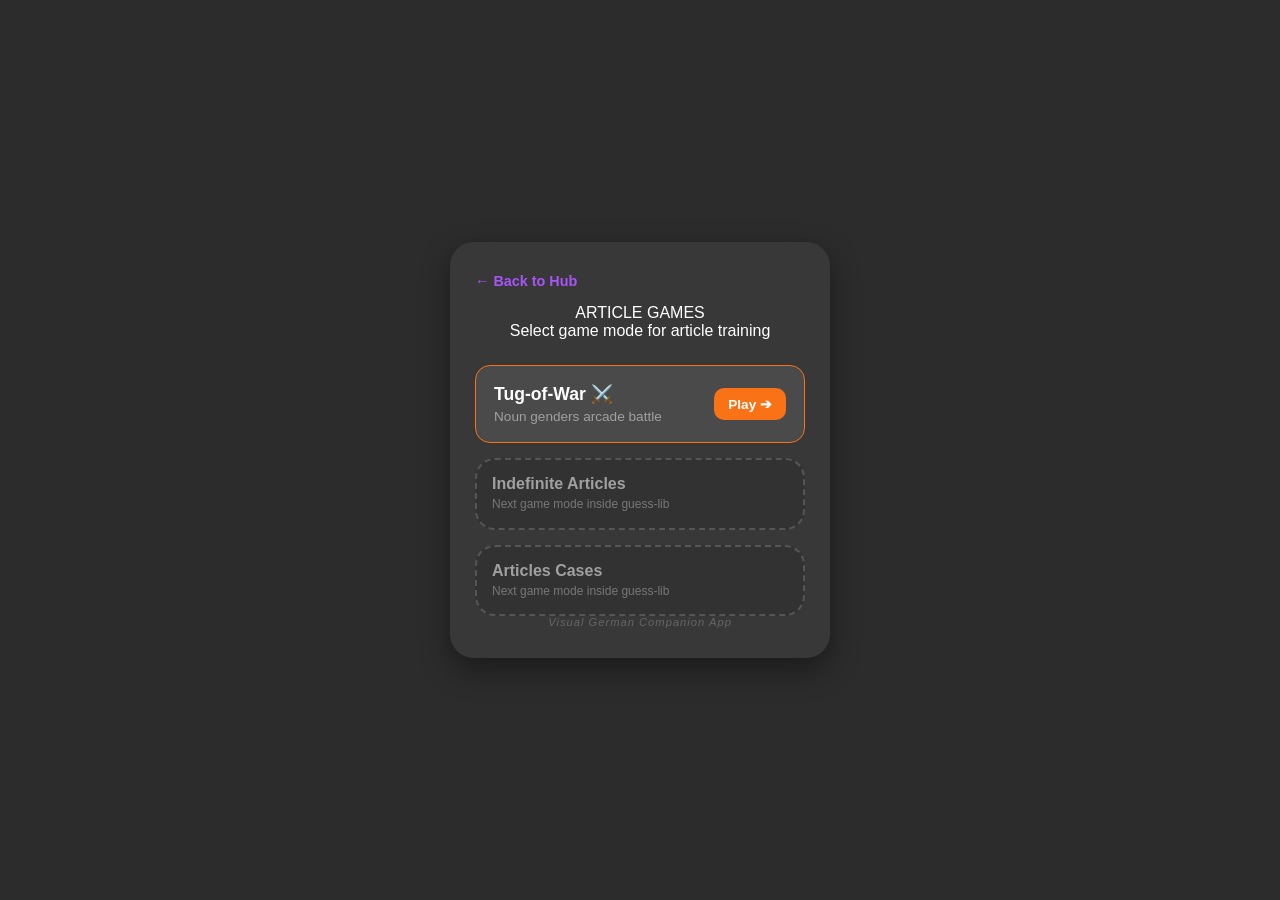
<file: guess-lib.html>
<!DOCTYPE html>
<html lang="de">
<head>
    <!-- Google tag (gtag.js) -->
    <script async src="https://www.googletagmanager.com/gtag/js?id=G-ZS6B48F50R"></script>
    <script>
      window.dataLayer = window.dataLayer || [];
      function gtag(){dataLayer.push(arguments);}
      gtag('js', new Date());

      gtag('config', 'G-ZS6B48F50R');
    </script>
    <meta charset="UTF-8">
    <meta name="viewport" content="width=device-width, initial-scale=1.0">
    <meta name="theme-color" content="#2c2c2c">
    <title>Guess the Article - Library</title>
    <link rel="stylesheet" href="style.css">
</head>
<body>

<div class="hub-container">
    <div style="text-align: left;">
        <a href="index.html" class="back-link">← Back to Hub</a>
    </div>

    <div class="header" style="text-align: center;">
        <div class="logo-placeholder">ARTICLE GAMES</div>
        <p class="sub-description">Select game mode for article training</p>
    </div>

    <div class="topics-grid">
        <!-- Game 1: Tug of War -->
        <a href="guess-article.html?topic=Tug-of-War" class="topic-card" style="border-color: var(--pastel-orange);">
            <div class="topic-info">
                <h3>Tug-of-War ⚔️</h3>
                <p>Noun genders arcade battle</p>
            </div>
            <div class="start-btn-badge">Play ➔</div>
        </a>

        <!-- Placeholder 1 for future games -->
        <div class="future-module" style="text-align: left; padding: 15px;">
            <div class="future-title" style="font-size: 1rem;">Indefinite Articles</div>
            <div class="future-subtitle">Next game mode inside guess-lib</div>
        </div>

        <!-- Placeholder 2 for future games -->
        <div class="future-module" style="text-align: left; padding: 15px;">
            <div class="future-title" style="font-size: 1rem;">Articles Cases</div>
            <div class="future-subtitle">Next game mode inside guess-lib</div>
        </div>
    </div>

    <div class="stealth-footer">Visual German Companion App</div>
</div>

</body>
</html>
</file>
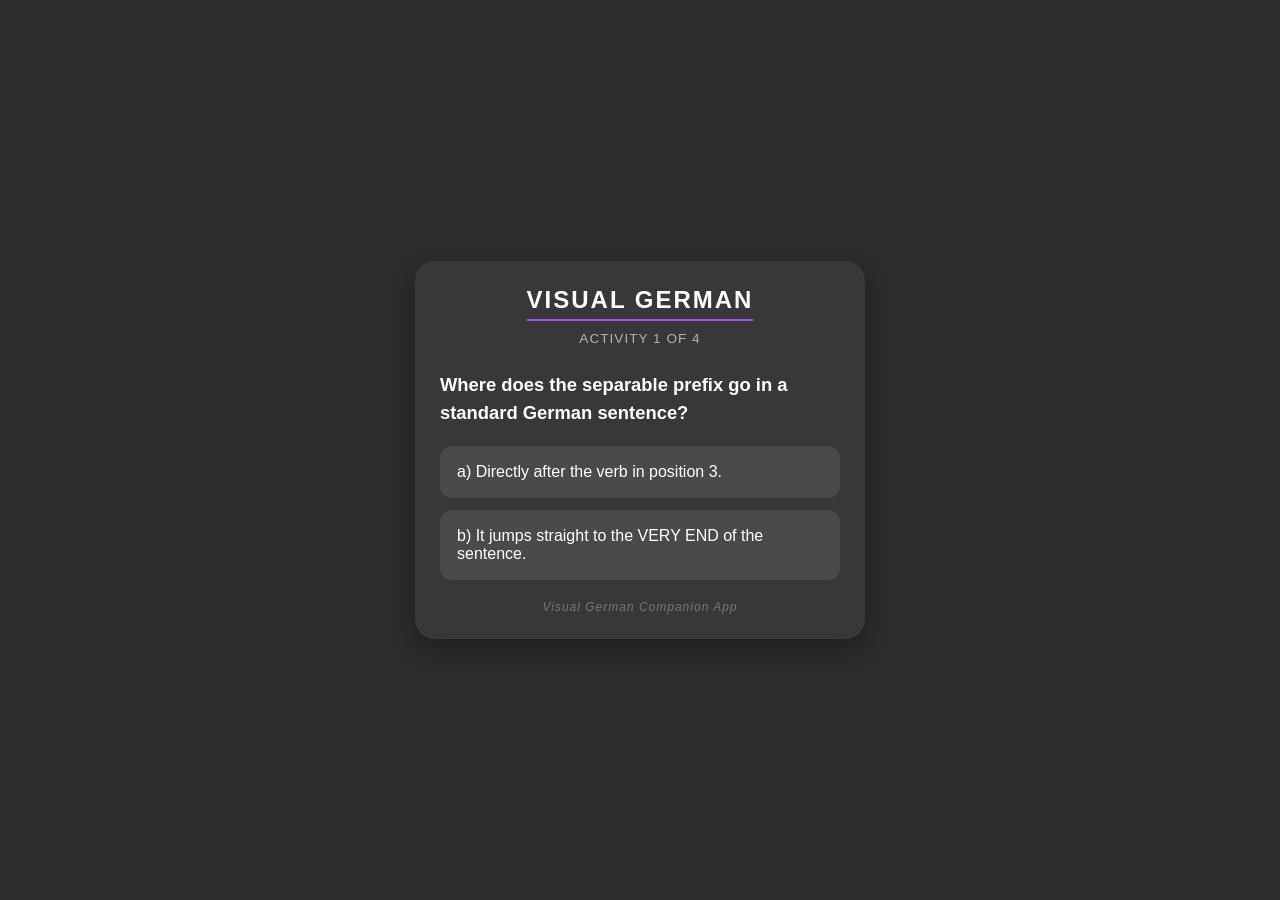
<file: quiz.html>
<!DOCTYPE html>
<html lang="de">
<head>
    <!-- Google tag (gtag.js) -->
<script async src="https://www.googletagmanager.com/gtag/js?id=G-ZS6B48F50R"></script>
<script>
  window.dataLayer = window.dataLayer || [];
  function gtag(){dataLayer.push(arguments);}
  gtag('js', new Date());

  gtag('config', 'G-ZS6B48F50R');
</script>
    <meta charset="UTF-8">
    <meta name="viewport" content="width=device-width, initial-scale=1.0">
    <title>Visual German - Interactive Quiz</title>
    <style>
        :root {
            --bg-color: #2c2c2c;
            --card-bg: #383838;
            --accent-purple: #a855f7;
            --pastel-orange: #f97316;
            --text-white: #ffffff;
            --text-gray: #b3b3b3;
            --correct-green: #22c55e;
            --incorrect-red: #ef4444;
        }

        * {
            box-sizing: border-box;
            margin: 0;
            padding: 0;
            font-family: 'Segoe UI', Tahoma, Geneva, Verdana, sans-serif;
            -webkit-user-select: none;
            user-select: none;
        }

        body {
            background-color: var(--bg-color);
            color: var(--text-white);
            display: flex;
            justify-content: center;
            align-items: center;
            min-height: 100vh;
            padding: 15px;
        }

        .quiz-container {
            width: 100%;
            max-width: 450px;
            background: var(--card-bg);
            border-radius: 20px;
            padding: 25px;
            box-shadow: 0 10px 25px rgba(0,0,0,0.3);
            position: relative;
            overflow: hidden;
        }

        .header {
            text-align: center;
            margin-bottom: 25px;
        }

        .logo-placeholder {
            font-weight: 800;
            font-size: 1.5rem;
            letter-spacing: 2px;
            color: var(--text-white);
            border-bottom: 2px solid var(--accent-purple);
            display: inline-block;
            padding-bottom: 5px;
            margin-bottom: 10px;
        }

        .step-indicator {
            font-size: 0.85rem;
            color: var(--text-gray);
            text-transform: uppercase;
            letter-spacing: 1px;
        }

        .slide {
            display: none;
        }

        .slide.active {
            display: block;
            animation: fadeIn 0.4s ease-in-out forwards;
        }

        @keyframes fadeIn {
            from { opacity: 0; transform: translateY(10px); }
            to { opacity: 1; transform: translateY(0); }
        }

        @keyframes fadeOutCard {
            from { opacity: 1; transform: scale(1); }
            to { opacity: 0; transform: scale(0.95); }
        }

        h2 {
            font-size: 1.15rem;
            margin-bottom: 20px;
            line-height: 1.5;
            font-weight: 600;
        }

        .prompt-box {
            background: rgba(0,0,0,0.15);
            padding: 15px;
            border-radius: 12px;
            margin-bottom: 20px;
            font-size: 1.1rem;
            text-align: center;
            border-left: 4px solid var(--accent-purple);
        }

        .options-list {
            list-style: none;
            display: flex;
            flex-direction: column;
            gap: 12px;
        }

        .option-btn {
            background: #4a4a4a;
            color: var(--text-white);
            border: 2px solid transparent;
            padding: 15px;
            border-radius: 12px;
            cursor: pointer;
            text-align: left;
            font-size: 1rem;
            transition: all 0.2s ease;
            width: 100%;
        }

        .option-btn:active {
            transform: scale(0.98);
        }

        .option-btn.correct {
            background-color: var(--correct-green) !important;
            border-color: #16a34a;
        }

        .option-btn.incorrect {
            background-color: var(--incorrect-red) !important;
            border-color: #dc2626;
        }

        .feedback-box {
            margin-top: 20px;
            padding: 15px;
            border-radius: 12px;
            font-size: 0.95rem;
            line-height: 1.4;
            display: none;
            animation: slideIn 0.3s ease;
        }

        .feedback-box.correct {
            display: block;
            background: rgba(34, 197, 94, 0.15);
            border: 1px solid var(--correct-green);
            color: #4ade80;
        }

        .feedback-box.incorrect {
            display: block;
            background: rgba(239, 68, 68, 0.15);
            border: 1px solid var(--incorrect-red);
            color: #f87171;
        }

        .text-paragraph {
            line-height: 2.2;
            font-size: 1.05rem;
            margin-bottom: 25px;
            background: rgba(0,0,0,0.1);
            padding: 15px;
            border-radius: 12px;
        }

        .drop-zone {
            display: inline-block;
            min-width: 65px;
            height: 28px;
            border-bottom: 2px dashed var(--accent-purple);
            margin: 0 4px;
            vertical-align: middle;
            text-align: center;
            line-height: 24px;
            font-weight: bold;
            color: var(--accent-purple);
            transition: all 0.2s;
        }

        .drop-zone.hovered {
            background: rgba(168, 85, 247, 0.2);
        }

        .drop-zone.filled {
            border-bottom: none;
            color: var(--text-white);
            background: #555;
            border-radius: 6px;
            padding: 0 8px;
        }

        .drag-options-container {
            display: flex;
            flex-wrap: wrap;
            gap: 10px;
            justify-content: center;
            margin-top: 15px;
        }

        .drag-item {
            background: var(--accent-purple);
            color: white;
            padding: 8px 16px;
            border-radius: 8px;
            cursor: grab;
            font-weight: 600;
            box-shadow: 0 4px 6px rgba(0,0,0,0.1);
        }

        .flashcard-box {
            background: #444;
            border-radius: 15px;
            padding: 25px;
            text-align: center;
            box-shadow: inset 0 0 10px rgba(0,0,0,0.2);
        }

        .flashcard-relation {
            font-size: 0.9rem;
            color: var(--text-gray);
            margin-bottom: 10px;
            text-transform: uppercase;
            letter-spacing: 1px;
        }

        .flashcard-word {
            font-size: 1.8rem;
            font-weight: 700;
            margin-bottom: 25px;
            color: #fff;
        }

        .flashcard-options {
            display: grid;
            grid-template-columns: 1fr 1fr;
            gap: 12px;
        }

        .flashcard-btn {
            background: #555;
            color: white;
            border: none;
            padding: 12px;
            border-radius: 10px;
            font-size: 1.1rem;
            font-weight: 600;
            cursor: pointer;
            transition: background 0.2s;
        }

        .flashcard-btn.correct { background-color: var(--correct-green); }
        .flashcard-btn.incorrect { background-color: var(--incorrect-red); }

        .next-btn {
            margin-top: 25px;
            width: 100%;
            background: var(--pastel-orange);
            color: var(--text-white);
            border: none;
            padding: 15px;
            border-radius: 12px;
            font-weight: 700;
            font-size: 1rem;
            cursor: pointer;
            display: none;
            text-align: center;
            transition: background 0.2s;
            box-shadow: 0 4px 12px rgba(249, 115, 22, 0.2);
        }

        .next-btn:hover {
            background: #ea580c;
        }

        .stealth-footer {
            margin-top: 20px;
            text-align: center;
            font-size: 0.75rem;
            color: #777;
            letter-spacing: 1px;
            font-style: italic;
        }

        @keyframes slideIn {
            from { transform: translateY(-10px); opacity: 0; }
            to { transform: translateY(0); opacity: 1; }
        }
    </style>
</head>
<body>

<div class="quiz-container">
    <div class="header">
        <div class="logo-placeholder">VISUAL GERMAN</div>
        <div class="step-indicator" id="stepIndicator">Activity 1 of 4</div>
    </div>

    <!-- ACT 1: Multiple Choice -->
    <div class="slide active" id="slide1">
        <h2 id="act1Question">Loading...</h2>
        <div class="options-list" id="act1Options"></div>
        <div class="feedback-box" id="feedback1"></div>
    </div>

    <!-- ACT 2: Drag and Drop Sentence Completion -->
    <div class="slide" id="slide2">
        <h2>Complete the story with the correct verb parts and prefixes:</h2>
        <div class="text-paragraph" id="act2Paragraph"></div>
        <div class="drag-options-container" id="dragContainer"></div>
        <div class="feedback-box" id="feedback2"></div>
    </div>

    <!-- ACT 3: Matching / Translation Iterations -->
    <div class="slide" id="slide3">
        <h2>Match the English sentence to correct German (<span id="matchSubStep">1</span>/3):</h2>
        <div class="prompt-box" id="matchingPrompt">Loading question...</div>
        <div class="options-list" id="matchingOptions"></div>
        <div class="feedback-box" id="feedback3"></div>
    </div>

    <!-- ACT 4: Separable Prefix Challenge Flashcards -->
    <div class="slide" id="slide4">
        <h2>Prefix Challenge: Match the verb with its separable prefix!</h2>
        <div class="flashcard-box" id="flashcardContainer">
            <div class="flashcard-relation" id="cardRelation">VERB ➔ PREFIX</div>
            <div class="flashcard-word" id="cardWord">...</div>
            <div class="flashcard-options" id="cardOptions"></div>
        </div>
        <div class="feedback-box" id="feedback4"></div>
    </div>

    <button class="next-btn" id="nextBtn" onclick="handleNext()">Next ➔</button>

    <div class="stealth-footer">Visual German Companion App</div>
</div>

<script>
    let currentStep = 1;
    const totalSteps = 4;
    const nextBtn = document.getElementById('nextBtn');
    const stepIndicator = document.getElementById('stepIndicator');

    let quizData = null;
    let matchRound = 1;
    let cardIndex = 0;
    let successfulDrops = 0;

    // --- 1. DYNAMIC DATA FETCHING ---
    const urlParams = new URLSearchParams(window.location.search);
    const topic = urlParams.get('topic') || 'trennbare-verben'; // Default topic

fetch(`./data/${topic}.json`)
        .then(response => {
            if (!response.ok) throw new Error("JSON file not found");
            return response.json();
        })
        .then(data => {
            quizData = data;
            initQuiz();
        })
        .catch(err => {
            console.error("Error loading topic:", err);
            document.getElementById('act1Question').innerText = "Topic not found!";
        });

    function initQuiz() {
        initActivity1();
        initActivity2();
    }

    // --- ACTIVITY 1 LOGIC ---
    function initActivity1() {
        const act1 = quizData.activity1;
        document.getElementById('act1Question').innerText = act1.question;
        const container = document.getElementById('act1Options');
        container.innerHTML = "";

        act1.options.forEach(opt => {
            const btn = document.createElement('button');
            btn.className = 'option-btn';
            btn.innerText = opt.text;
            btn.onclick = () => checkActivity1(btn, opt.isCorrect, act1.explanation);
            container.appendChild(btn);
        });
    }

    function checkActivity1(button, isCorrect, coreExplanation) {
        const buttons = document.querySelectorAll('#slide1 .option-btn');
        buttons.forEach(btn => btn.disabled = true);

        const feedback = document.getElementById('feedback1');

        if (isCorrect) {
            button.classList.add('correct');
            feedback.className = "feedback-box correct";
            feedback.innerHTML = "<strong>Richtig! 🎉</strong><br>" + coreExplanation;
        } else {
            button.classList.add('incorrect');
            feedback.className = "feedback-box incorrect";
            feedback.innerHTML = "<strong>Falsch! ❌</strong><br>" + coreExplanation;
            buttons.forEach((btn, idx) => {
                if (quizData.activity1.options[idx].isCorrect) {
                    btn.style.border = "2px solid var(--correct-green)";
                }
            });
        }
        nextBtn.style.display = 'block';
    }

    // --- ACTIVITY 2 LOGIC (DRAG & DROP) ---
    function initActivity2() {
        const act2 = quizData.activity2;
        const paragraphContainer = document.getElementById('act2Paragraph');
        paragraphContainer.innerHTML = "";

        // Build sentence dynamically with drop zones
        act2.sentenceParts.forEach((part, index) => {
            paragraphContainer.appendChild(document.createTextNode(part));
            if (act2.dropZones[index]) {
                const zone = document.createElement('span');
                zone.className = 'drop-zone';
                zone.id = act2.dropZones[index].id;
                zone.setAttribute('data-correct', act2.dropZones[index].correct);
                paragraphContainer.appendChild(zone);
            }
        });

        const container = document.getElementById('dragContainer');
        container.innerHTML = "";
        
        const shuffledWords = [...act2.dragWords].sort(() => Math.random() - 0.5);
        
        shuffledWords.forEach(word => {
            const div = document.createElement('div');
            div.className = 'drag-item';
            div.draggable = true;
            div.id = `drag-${word}`;
            div.innerText = word;
            div.addEventListener('dragstart', (e) => {
                e.dataTransfer.setData('text/plain', e.target.innerText);
                e.dataTransfer.setData('source-id', e.target.id);
            });
            container.appendChild(div);
        });

        const dropZones = document.querySelectorAll('.drop-zone');
        dropZones.forEach(zone => {
            zone.addEventListener('dragover', (e) => {
                e.preventDefault();
                if(!zone.classList.contains('filled')) zone.classList.add('hovered');
            });

            zone.addEventListener('dragleave', () => zone.classList.remove('hovered'));

            zone.addEventListener('drop', (e) => {
                e.preventDefault();
                zone.classList.remove('hovered');
                
                const draggedText = e.dataTransfer.getData('text/plain');
                const sourceId = e.dataTransfer.getData('source-id');
                const correctAnswer = zone.getAttribute('data-correct');

                if (draggedText === correctAnswer) {
                    zone.innerText = draggedText;
                    zone.classList.add('filled');
                    zone.style.background = "rgba(34, 197, 94, 0.2)";
                    zone.style.border = "1px solid var(--correct-green)";
                    
                    document.getElementById(sourceId).style.visibility = 'hidden';
                    successfulDrops++;

                    if (successfulDrops === dropZones.length) {
                        const feedback2 = document.getElementById('feedback2');
                        feedback2.className = "feedback-box correct";
                        feedback2.innerHTML = "<strong>Ausgezeichnet! 🌟</strong> You built the separable sentences correctly!";
                        nextBtn.style.display = 'block';
                    }
                } else {
                    zone.style.borderBottom = "2px solid var(--incorrect-red)";
                    setTimeout(() => {
                        if(!zone.classList.contains('filled')) zone.style.borderBottom = "2px solid var(--accent-purple)";
                    }, 1000);
                }
            });
        });
    }

    // --- ACTIVITY 3 LOGIC (MATCHING) ---
    function initActivity3() {
        const matchPool = quizData.activity3;
        document.getElementById('matchSubStep').innerText = matchRound;
        const currentMatchTarget = matchPool[matchRound - 1];
        document.getElementById('matchingPrompt').innerText = currentMatchTarget.en;
        
        const optionsContainer = document.getElementById('matchingOptions');
        optionsContainer.innerHTML = "";
        document.getElementById('feedback3').style.display = 'none';

        let choices = [currentMatchTarget.de, ...currentMatchTarget.wrong];
        choices.sort(() => Math.random() - 0.5);

        choices.forEach(item => {
            const btn = document.createElement('button');
            btn.className = 'option-btn';
            btn.innerText = item;
            btn.onclick = () => {
                const allBtns = optionsContainer.querySelectorAll('.option-btn');
                allBtns.forEach(b => b.disabled = true);
                
                const fdb = document.getElementById('feedback3');
                if(item === currentMatchTarget.de) {
                    btn.classList.add('correct');
                    fdb.className = "feedback-box correct";
                    fdb.innerHTML = "<strong>Correct! 🎯</strong> Prefix is at the end.";
                } else {
                    btn.classList.add('incorrect');
                    fdb.className = "feedback-box incorrect";
                    fdb.innerHTML = `<strong>Falsch!</strong> Remember: Prefix goes to the end!`;
                    
                    allBtns.forEach(b => {
                        if(b.innerText === currentMatchTarget.de) b.classList.add('correct');
                    });
                }
                nextBtn.style.display = 'block';
            };
            optionsContainer.appendChild(btn);
        });
    }

    // --- ACTIVITY 4 LOGIC (FLASHCARDS) ---
    function renderFlashcard() {
        const flashPool = quizData.activity4;
        if(cardIndex >= flashPool.length) {
            document.getElementById('flashcardContainer').innerHTML = "<h3 style='padding:20px; color:var(--correct-green);'>🎉 Quiz Completed!</h3><p style='margin-top:10px; color:var(--text-gray);'>You mastered this topic!</p>";
            nextBtn.style.display = 'block';
            return;
        }
        
        const currentCard = flashPool[cardIndex];
        document.getElementById('cardRelation').innerText = currentCard.from;
        document.getElementById('cardWord').innerText = currentCard.word;
        
        const optionsGrid = document.getElementById('cardOptions');
        optionsGrid.innerHTML = "";

        currentCard.options.forEach(opt => {
            const btn = document.createElement('button');
            btn.className = 'flashcard-btn';
            btn.innerText = opt;
            btn.onclick = () => {
                const allCardBtns = optionsGrid.querySelectorAll('.flashcard-btn');
                allCardBtns.forEach(b => b.disabled = true);

                if(opt === currentCard.right) {
                    btn.classList.add('correct');
                    setTimeout(() => {
                        document.getElementById('flashcardContainer').style.animation = "fadeOutCard 0.3s ease forwards";
                        setTimeout(() => {
                            cardIndex++;
                            document.getElementById('flashcardContainer').style.animation = "fadeIn 0.3s ease forwards";
                            renderFlashcard();
                        }, 300);
                    }, 800);
                } else {
                    btn.classList.add('incorrect');
                    allCardBtns.forEach(b => { if(b.innerText === currentCard.right) b.classList.add('correct'); });
                    setTimeout(() => {
                        cardIndex++;
                        renderFlashcard();
                    }, 1800);
                }
            };
            optionsGrid.appendChild(btn);
        });
    }

    function handleNext() {
        if (currentStep === 3 && matchRound < quizData.activity3.length) {
            matchRound++;
            initActivity3();
            nextBtn.style.display = 'none';
            return;
        }
        
        document.getElementById(`slide${currentStep}`).classList.remove('active');
        currentStep++;
        
        if (currentStep <= totalSteps) {
            const nextSlideEl = document.getElementById(`slide${currentStep}`);
            if (nextSlideEl) nextSlideEl.classList.add('active');
            stepIndicator.innerText = `Activity ${currentStep} of ${totalSteps}`;
            nextBtn.style.display = 'none';

            if(currentStep === 3) initActivity3();
            if(currentStep === 4) { cardIndex = 0; renderFlashcard(); }
        } else {
            stepIndicator.innerText = "Done! 🚀";
            nextBtn.style.display = 'none';
        }
    }
    
</script>

</body>
</html>
</file>
<file: style.css>
:root {
    --bg-color: #2c2c2c;
    --card-bg: #383838;
    --inner-card-bg: #2d2d2d;
    --accent-purple: #a855f7;
    --pastel-orange: #f97316;
    --text-white: #ffffff;
    --text-gray: #a0a0a0;
}

* {
    box-sizing: border-box;
    margin: 0;
    padding: 0;
    font-family: 'Segoe UI', Tahoma, Geneva, Verdana, sans-serif;
    -webkit-user-select: none;
    user-select: none;
}

body {
    background-color: var(--bg-color);
    color: var(--text-white);
    display: flex;
    justify-content: center;
    align-items: center;
    min-height: 100vh;
    padding: 15px;
}

.hub-container {
    width: 100%;
    max-width: 380px;
    background: var(--card-bg);
    border-radius: 24px;
    padding: 30px 25px;
    box-shadow: 0 12px 30px rgba(0,0,0,0.4);
    text-align: center;
}

/* Header & Typo matching PDF Page A */
.header {
    text-align: left;
    margin-bottom: 25px;
}

.brand-sub {
    font-size: 0.9rem;
    font-weight: 800;
    letter-spacing: 2px;
    color: var(--text-white);
}

.brand-desc {
    font-size: 0.75rem;
    color: var(--text-gray);
    margin-bottom: 15px;
}

.hero-title {
    text-align: center;
    font-size: 1.1rem;
    color: var(--text-gray);
    line-height: 1.2;
    margin: 15px 0;
}

.hero-title .highlight {
    font-size: 1.6rem;
    font-weight: 900;
    color: var(--text-white);
    letter-spacing: 1px;
}

.hero-title small {
    font-size: 0.85rem;
    color: var(--text-gray);
}

/* Modules Grid */
.modules-grid {
    display: flex;
    flex-direction: column;
    gap: 20px;
    margin-bottom: 25px;
}

/* Active Card */
.module-card.active-module {
    background: var(--inner-card-bg);
    border-radius: 20px;
    padding: 25px 20px;
    text-decoration: none;
    display: block;
    box-shadow: inset 0 2px 6px rgba(0,0,0,0.5), 0 4px 10px rgba(0,0,0,0.2);
    border: 1px solid #444;
    transition: transform 0.2s ease;
}

.module-card.active-module:active {
    transform: scale(0.97);
}

.module-title {
    font-size: 1.8rem;
    font-weight: 800;
    color: var(--pastel-orange);
    margin-bottom: 6px;
}

.module-subtitle {
    font-size: 0.8rem;
    color: var(--text-gray);
}

/* Future Module (Dashed Box) */
.future-module {
    border: 2px dashed #555;
    border-radius: 20px;
    padding: 20px;
    background: rgba(0, 0, 0, 0.1);
}

.future-title {
    font-size: 1.3rem;
    font-weight: 700;
    color: var(--text-gray);
    margin-bottom: 4px;
}

.future-subtitle {
    font-size: 0.75rem;
    color: #777;
    line-height: 1.3;
}

.stealth-footer {
    font-size: 0.7rem;
    color: #666;
    letter-spacing: 1px;
    font-style: italic;
}
/* Library Specific Layout */
.topics-grid {
    display: flex;
    flex-direction: column;
    gap: 15px;
    margin-top: 20px;
}

.topic-card {
    background: #4a4a4a;
    border-radius: 15px;
    padding: 18px;
    text-decoration: none;
    color: var(--text-white);
    display: flex;
    align-items: center;
    justify-content: space-between;
    transition: transform 0.2s, background 0.2s;
    border: 1px solid #555;
    text-align: left;
}

.topic-card:active {
    transform: scale(0.98);
}

.topic-info h3 {
    font-size: 1.1rem;
    margin-bottom: 4px;
    color: var(--text-white);
}

.topic-info p {
    font-size: 0.85rem;
    color: var(--text-gray);
}

.start-btn-badge {
    background: var(--pastel-orange);
    color: white;
    padding: 8px 14px;
    border-radius: 10px;
    font-size: 0.85rem;
    font-weight: 700;
    white-space: nowrap;
}

.back-link {
    display: inline-block;
    margin-bottom: 15px;
    color: var(--accent-purple);
    text-decoration: none;
    font-size: 0.9rem;
    font-weight: 600;
}
/* Confetti Canvas Overlay */
#confettiCanvas {
    position: absolute;
    top: 0;
    left: 0;
    width: 100%;
    height: 100%;
    pointer-events: none;
    z-index: 15;
}
</file>
